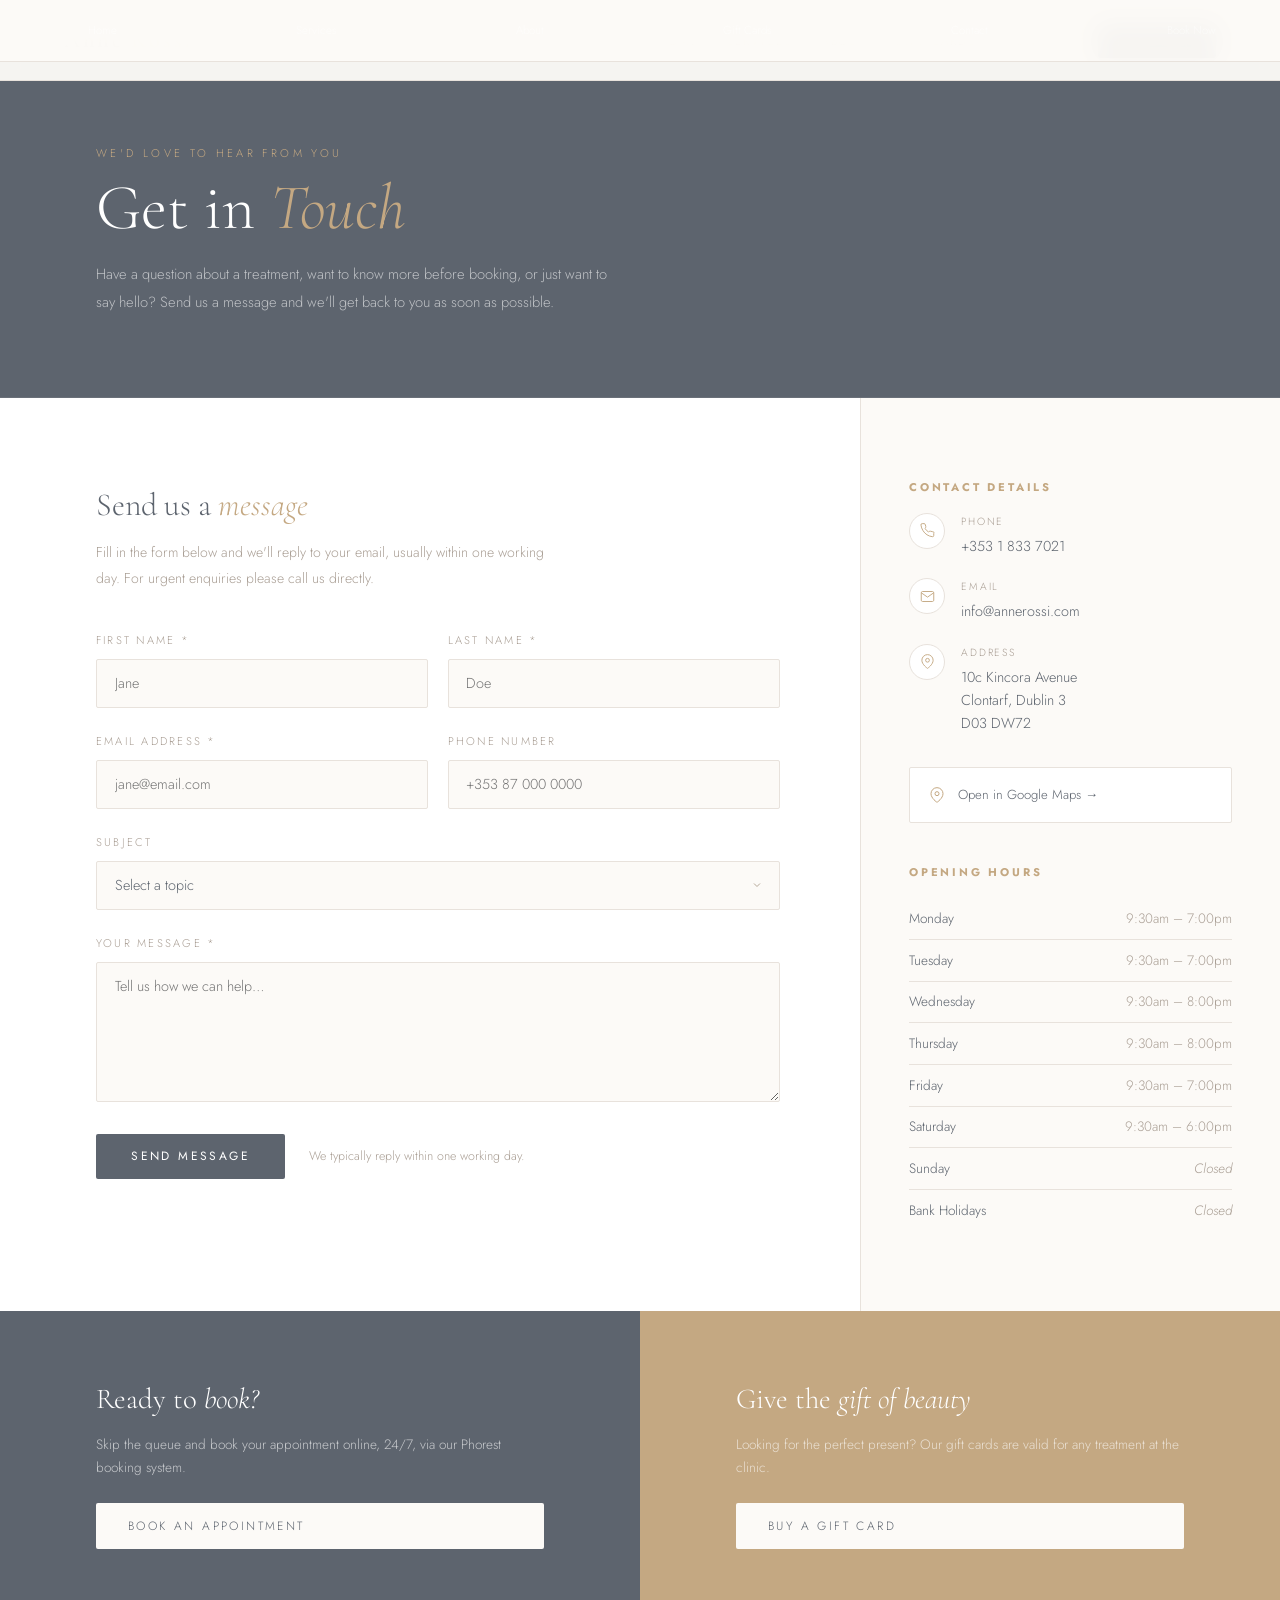
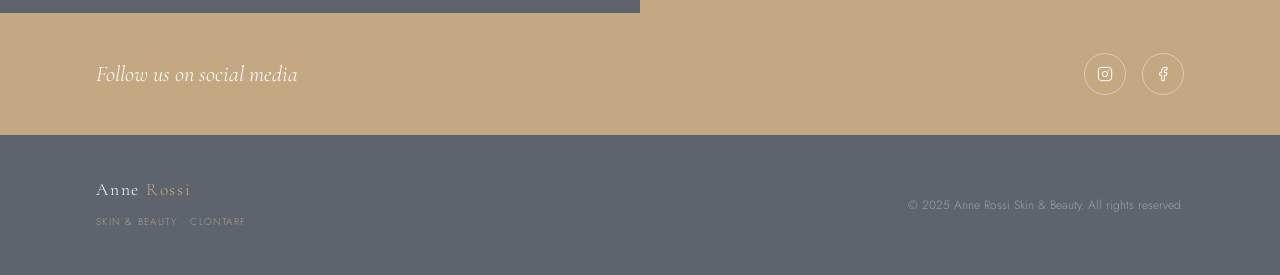
<file: contact.html>
<!DOCTYPE html>
<html lang="en">
<head>
  <meta charset="UTF-8" /><meta name="viewport" content="width=device-width,initial-scale=1.0" />
  <title>Contact – Anne Rossi Skin & Beauty</title>
  <link rel="preconnect" href="https://fonts.googleapis.com" />
  <link rel="preconnect" href="https://fonts.gstatic.com" crossorigin />
  <link href="https://fonts.googleapis.com/css2?family=Cormorant+Garamond:ital,wght@0,300;0,400;0,500;1,300;1,400&family=Jost:wght@300;400;500&display=swap" rel="stylesheet" />
  <link rel="stylesheet" href="styles.css" />
  <style>
    .contact-layout { display:grid; grid-template-columns:1fr 420px; gap:0; }

    /* FORM PANEL */
    .form-panel { padding:5rem 5rem 5rem 6rem; background:var(--white); }
    .form-panel h2 { font-family:var(--serif); font-size:2rem; font-weight:300; color:var(--dark); margin-bottom:.4rem; }
    .form-panel h2 em { font-style:italic; color:var(--accent); }
    .form-panel .sub { font-size:.88rem; color:var(--taupe); line-height:1.85; margin-bottom:2.5rem; max-width:460px; }

    .form-row { display:grid; grid-template-columns:1fr 1fr; gap:1.2rem; }
    .form-group { margin-bottom:1.5rem; }
    .form-group label { display:block; font-size:.7rem; letter-spacing:.2em; text-transform:uppercase; color:var(--taupe); margin-bottom:.55rem; }
    .form-group input,
    .form-group textarea,
    .form-group select {
      width:100%; padding:.85rem 1.1rem;
      border:1px solid var(--sand); border-radius:2px;
      background:var(--cream); color:var(--dark);
      font-family:var(--sans); font-size:.9rem; font-weight:300;
      transition:border-color .2s, background .2s;
      outline:none; appearance:none;
    }
    .form-group input:focus,
    .form-group textarea:focus,
    .form-group select:focus { border-color:var(--accent); background:var(--white); }
    .form-group textarea { resize:vertical; min-height:140px; }
    .form-group select { background-image:url("data:image/svg+xml,%3Csvg xmlns='http://www.w3.org/2000/svg' width='12' height='12' viewBox='0 0 24 24' fill='none' stroke='%23b5a898' stroke-width='2'%3E%3Cpolyline points='6 9 12 15 18 9'/%3E%3C/svg%3E"); background-repeat:no-repeat; background-position:right 1rem center; padding-right:2.5rem; cursor:pointer; }

    .form-submit { display:flex; align-items:center; gap:1.5rem; margin-top:.5rem; flex-wrap:wrap; }
    .form-note { font-size:.78rem; color:var(--taupe); }

    /* Success / Error states */
    .form-success { display:none; background:var(--warm); border:1px solid var(--sand); border-left:3px solid var(--accent); padding:1.5rem 1.8rem; border-radius:2px; margin-top:1.5rem; }
    .form-success h3 { font-family:var(--serif); font-size:1.2rem; color:var(--dark); margin-bottom:.4rem; }
    .form-success p { font-size:.85rem; color:var(--taupe); }
    .form-error { display:none; background:#fef5f5; border-left:3px solid #c0595a; padding:1rem 1.5rem; border-radius:2px; margin-top:1rem; font-size:.85rem; color:#8c3a3b; }

    /* INFO PANEL */
    .side-panel { background:var(--warm); padding:5rem 3rem; border-left:1px solid var(--sand); }
    .info-block { margin-bottom:2.5rem; }
    .info-block h4 { font-size:.7rem; letter-spacing:.25em; text-transform:uppercase; color:var(--accent); margin-bottom:1rem; }
    .info-item { display:flex; gap:1rem; align-items:flex-start; margin-bottom:1.3rem; }
    .info-icon { width:36px; height:36px; flex-shrink:0; border:1px solid var(--sand); border-radius:50%; display:flex; align-items:center; justify-content:center; color:var(--accent); background:var(--white); }
    .info-label { font-size:.65rem; letter-spacing:.18em; text-transform:uppercase; color:var(--taupe); margin-bottom:.25rem; }
    .info-value { font-size:.9rem; color:var(--dark); line-height:1.6; }
    .info-value a { color:var(--dark); text-decoration:none; }
    .info-value a:hover { color:var(--accent); }

    .hours-mini { margin-top:2.5rem; }
    .hours-mini h4 { font-size:.7rem; letter-spacing:.25em; text-transform:uppercase; color:var(--accent); margin-bottom:1rem; }
    .h-row { display:flex; justify-content:space-between; padding:.55rem 0; border-bottom:1px solid var(--sand); font-size:.85rem; }
    .h-row:last-child { border:none; }
    .h-day { color:var(--dark); }
    .h-time { color:var(--taupe); }
    .h-closed { color:var(--taupe); font-style:italic; }

    .map-link { display:flex; align-items:center; gap:.8rem; margin-top:2rem; padding:1rem 1.2rem; background:var(--white); border:1px solid var(--sand); border-radius:2px; text-decoration:none; color:var(--dark); font-size:.82rem; transition:border-color .2s, color .2s; }
    .map-link:hover { border-color:var(--accent); color:var(--accent); }
    .map-link svg { color:var(--accent); flex-shrink:0; }

    /* BOOK BAND */
    .book-band { display:grid; grid-template-columns:1fr 1fr; }
    .book-side { padding:4rem 6rem; display:flex; flex-direction:column; justify-content:center; }
    .book-side:first-child { background:var(--dark); }
    .book-side:last-child { background:var(--accent); }
    .book-side h3 { font-family:var(--serif); font-size:1.8rem; font-weight:300; color:var(--white); margin-bottom:.6rem; }
    .book-side h3 em { font-style:italic; }
    .book-side p { font-size:.85rem; color:rgba(255,255,255,.65); margin-bottom:1.5rem; }
    .btn-cream { display:inline-block; background:var(--cream); color:var(--dark); padding:.8rem 2rem; font-family:var(--sans); font-size:.75rem; letter-spacing:.2em; text-transform:uppercase; text-decoration:none; border-radius:2px; transition:background .2s; }
    .btn-cream:hover { background:var(--white); }

    @media(max-width:960px){
      .contact-layout { grid-template-columns:1fr; }
      .form-panel { padding:3rem 1.5rem; }
      .form-row { grid-template-columns:1fr; }
      .side-panel { padding:3rem 1.5rem; border-left:none; border-top:1px solid var(--sand); }
      .book-band { grid-template-columns:1fr; }
      .book-side { padding:3rem 1.5rem; }
    }
  </style>
</head>
<body>

<div class="page-hero">
  <span class="section-label">We'd love to hear from you</span>
  <h1>Get in <em>Touch</em></h1>
  <p class="hero-sub">Have a question about a treatment, want to know more before booking, or just want to say hello? Send us a message and we'll get back to you as soon as possible.</p>
</div>

<div class="contact-layout">

  <!-- FORM -->
  <div class="form-panel">
    <h2>Send us a <em>message</em></h2>
    <p class="sub">Fill in the form below and we'll reply to your email, usually within one working day. For urgent enquiries please call us directly.</p>

    <!-- ⚠️  REPLACE the action URL with your real Formspree endpoint.
         1. Go to formspree.io and create a free account
         2. Create a new form, set the email to info@annerossi.com
         3. Copy the endpoint (e.g. https://formspree.io/f/xabc1234)
         4. Replace the placeholder below -->
    <form id="contactForm" action="https://formspree.io/f/REPLACE_WITH_REAL_ID" method="POST" novalidate>
      <div class="form-row">
        <div class="form-group">
          <label for="firstName">First Name *</label>
          <input type="text" id="firstName" name="firstName" required placeholder="Jane" />
        </div>
        <div class="form-group">
          <label for="lastName">Last Name *</label>
          <input type="text" id="lastName" name="lastName" required placeholder="Doe" />
        </div>
      </div>

      <div class="form-row">
        <div class="form-group">
          <label for="email">Email Address *</label>
          <input type="email" id="email" name="email" required placeholder="jane@email.com" />
        </div>
        <div class="form-group">
          <label for="phone">Phone Number</label>
          <input type="tel" id="phone" name="phone" placeholder="+353 87 000 0000" />
        </div>
      </div>

      <div class="form-group">
        <label for="subject">Subject</label>
        <select id="subject" name="subject">
          <option value="">Select a topic</option>
          <option>General enquiry</option>
          <option>Treatment information</option>
          <option>Booking / appointment</option>
          <option>Gift cards</option>
          <option>Prices & packages</option>
          <option>Other</option>
        </select>
      </div>

      <div class="form-group">
        <label for="message">Your Message *</label>
        <textarea id="message" name="message" required placeholder="Tell us how we can help…"></textarea>
      </div>

      <!-- Honeypot anti-spam -->
      <input type="text" name="_gotcha" style="display:none" />
      <input type="hidden" name="_subject" value="New enquiry from annerossi.com" />

      <div class="form-submit">
        <button type="submit" class="btn-primary" id="submitBtn">Send Message</button>
        <p class="form-note">We typically reply within one working day.</p>
      </div>

      <div class="form-success" id="formSuccess">
        <h3>Message sent!</h3>
        <p>Thank you for getting in touch. We'll reply to <span id="successEmail"></span> as soon as possible.</p>
      </div>
      <div class="form-error" id="formError">
        Something went wrong — please try again or email us directly at <a href="mailto:info@annerossi.com">info@annerossi.com</a>.
      </div>
    </form>
  </div>

  <!-- SIDE INFO -->
  <div class="side-panel">
    <div class="info-block">
      <h4>Contact Details</h4>
      <div class="info-item">
        <div class="info-icon">
          <svg width="15" height="15" viewBox="0 0 24 24" fill="none" stroke="currentColor" stroke-width="1.5"><path d="M22 16.92v3a2 2 0 0 1-2.18 2 19.79 19.79 0 0 1-8.63-3.07A19.5 19.5 0 0 1 4.69 12 19.79 19.79 0 0 1 1.58 3.41 2 2 0 0 1 3.54 1h3a2 2 0 0 1 2 1.72c.127.96.361 1.903.7 2.81a2 2 0 0 1-.45 2.11L7.91 8.49a16 16 0 0 0 6 6l.87-.87a2 2 0 0 1 2.11-.45c.907.339 1.85.573 2.81.7A2 2 0 0 1 22 16.92z"/></svg>
        </div>
        <div>
          <p class="info-label">Phone</p>
          <p class="info-value"><a href="tel:+35318337021">+353 1 833 7021</a></p>
        </div>
      </div>
      <div class="info-item">
        <div class="info-icon">
          <svg width="15" height="15" viewBox="0 0 24 24" fill="none" stroke="currentColor" stroke-width="1.5"><path d="M4 4h16c1.1 0 2 .9 2 2v12c0 1.1-.9 2-2 2H4c-1.1 0-2-.9-2-2V6c0-1.1.9-2 2-2z"/><polyline points="22,6 12,13 2,6"/></svg>
        </div>
        <div>
          <p class="info-label">Email</p>
          <p class="info-value"><a href="mailto:info@annerossi.com">info@annerossi.com</a></p>
        </div>
      </div>
      <div class="info-item">
        <div class="info-icon">
          <svg width="15" height="15" viewBox="0 0 24 24" fill="none" stroke="currentColor" stroke-width="1.5"><path d="M21 10c0 7-9 13-9 13s-9-6-9-13a9 9 0 0 1 18 0z"/><circle cx="12" cy="10" r="3"/></svg>
        </div>
        <div>
          <p class="info-label">Address</p>
          <p class="info-value">10c Kincora Avenue<br>Clontarf, Dublin 3<br>D03 DW72</p>
        </div>
      </div>
      <a href="https://maps.google.com/?q=10c+Kincora+Avenue+Clontarf+Dublin+3" target="_blank" class="map-link">
        <svg width="16" height="16" viewBox="0 0 24 24" fill="none" stroke="currentColor" stroke-width="1.5"><path d="M21 10c0 7-9 13-9 13s-9-6-9-13a9 9 0 0 1 18 0z"/><circle cx="12" cy="10" r="3"/></svg>
        Open in Google Maps →
      </a>
    </div>

    <div class="hours-mini">
      <h4>Opening Hours</h4>
      <div class="h-row"><span class="h-day">Monday</span><span class="h-time">9:30am – 7:00pm</span></div>
      <div class="h-row"><span class="h-day">Tuesday</span><span class="h-time">9:30am – 7:00pm</span></div>
      <div class="h-row"><span class="h-day">Wednesday</span><span class="h-time">9:30am – 8:00pm</span></div>
      <div class="h-row"><span class="h-day">Thursday</span><span class="h-time">9:30am – 8:00pm</span></div>
      <div class="h-row"><span class="h-day">Friday</span><span class="h-time">9:30am – 7:00pm</span></div>
      <div class="h-row"><span class="h-day">Saturday</span><span class="h-time">9:30am – 6:00pm</span></div>
      <div class="h-row"><span class="h-day">Sunday</span><span class="h-closed">Closed</span></div>
      <div class="h-row"><span class="h-day">Bank Holidays</span><span class="h-closed">Closed</span></div>
    </div>
  </div>
</div>

<!-- BOOK BAND -->
<div class="book-band">
  <div class="book-side">
    <h3>Ready to <em>book?</em></h3>
    <p>Skip the queue and book your appointment online, 24/7, via our Phorest booking system.</p>
    <a href="https://phorest.com/book/salons/annerossi" target="_blank" class="btn-cream">Book an Appointment</a>
  </div>
  <div class="book-side">
    <h3>Give the <em>gift of beauty</em></h3>
    <p>Looking for the perfect present? Our gift cards are valid for any treatment at the clinic.</p>
    <a href="shop.html" class="btn-cream">Buy a Gift Card</a>
  </div>
</div>

<script src="shared.js"></script>
<script>
  const form = document.getElementById('contactForm');
  const btn  = document.getElementById('submitBtn');
  const ok   = document.getElementById('formSuccess');
  const err  = document.getElementById('formError');

  form.addEventListener('submit', async (e) => {
    e.preventDefault();
    ok.style.display = 'none';
    err.style.display = 'none';

    // Basic validation
    const required = form.querySelectorAll('[required]');
    let valid = true;
    required.forEach(f => {
      f.style.borderColor = '';
      if(!f.value.trim()){ f.style.borderColor='#c0595a'; valid=false; }
    });
    if(!valid) return;

    btn.textContent = 'Sending…';
    btn.disabled = true;

    try {
      const data = new FormData(form);
      const res  = await fetch(form.action, {
        method:'POST', body:data, headers:{'Accept':'application/json'}
      });
      if(res.ok){
        document.getElementById('successEmail').textContent = form.querySelector('#email').value;
        ok.style.display = 'block';
        form.reset();
      } else {
        throw new Error();
      }
    } catch {
      err.style.display = 'block';
    } finally {
      btn.textContent = 'Send Message';
      btn.disabled = false;
    }
  });
</script>
</body>
</html>
</file>
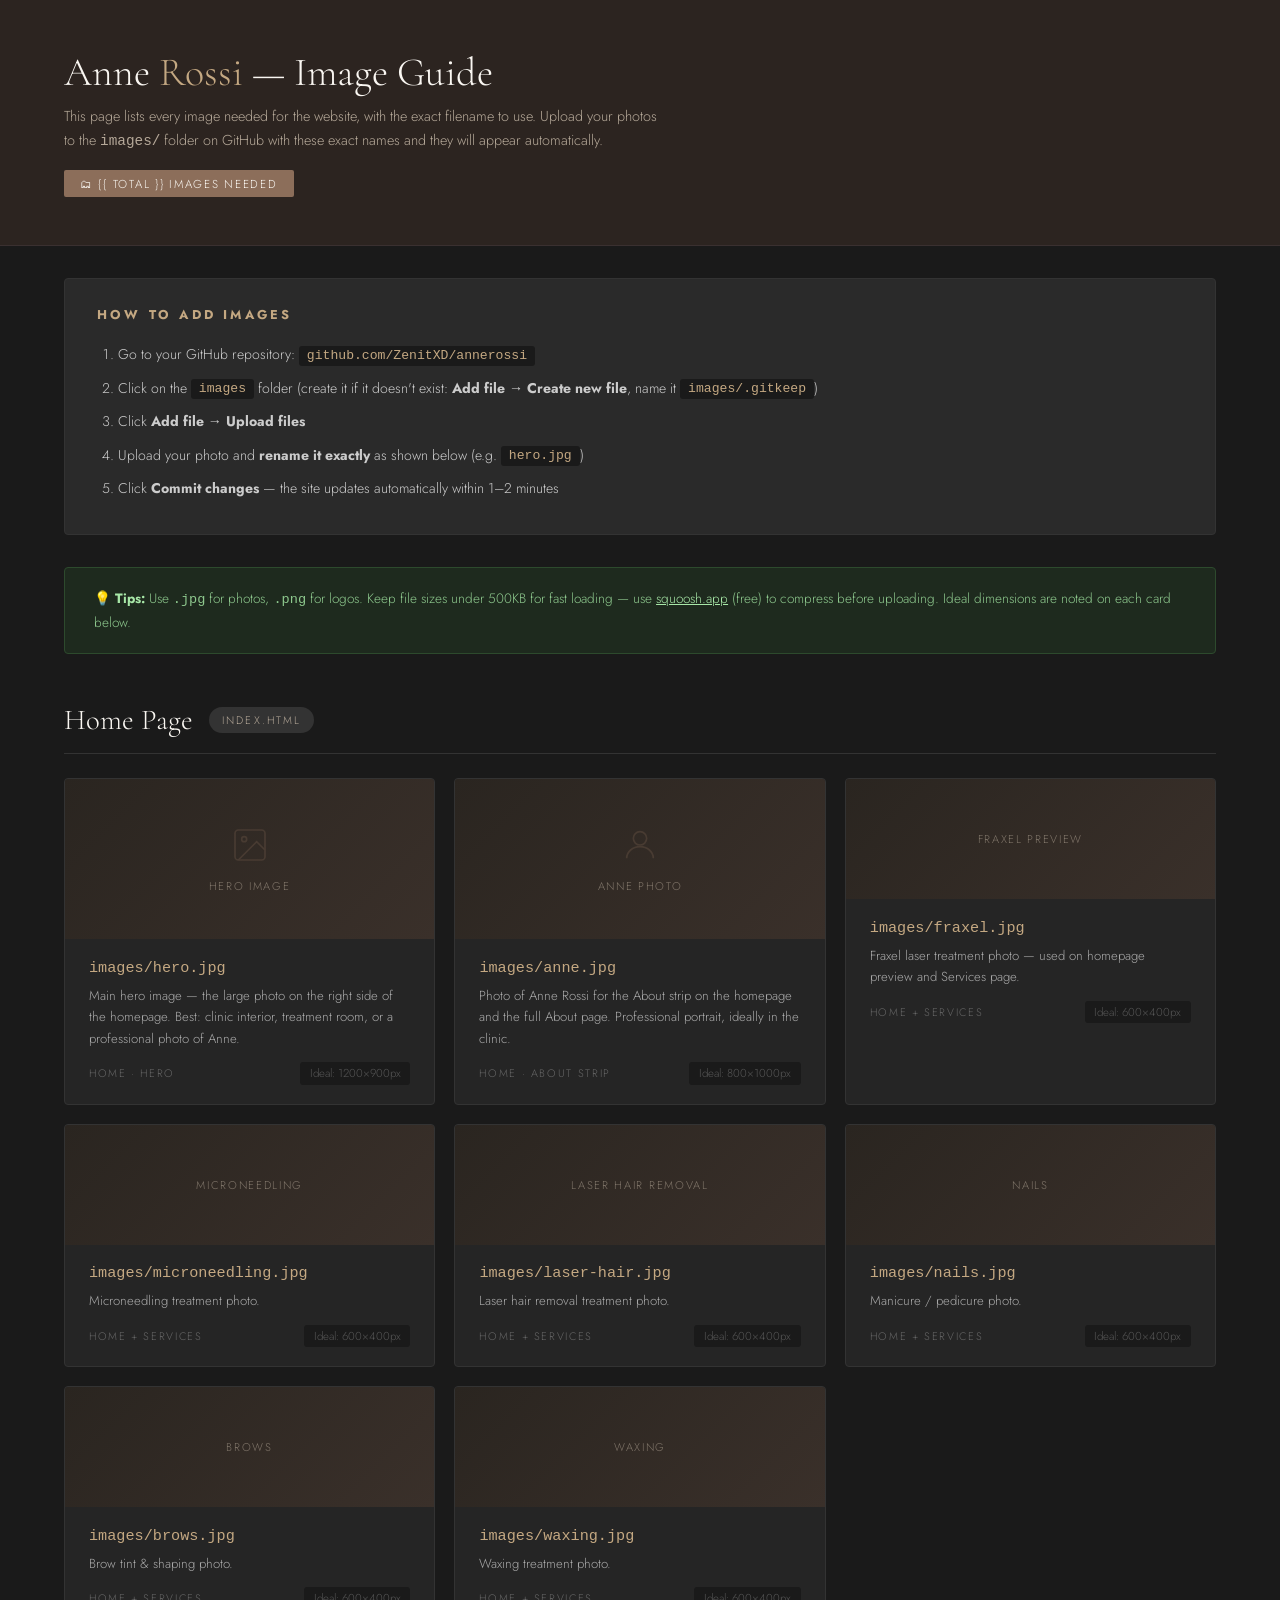
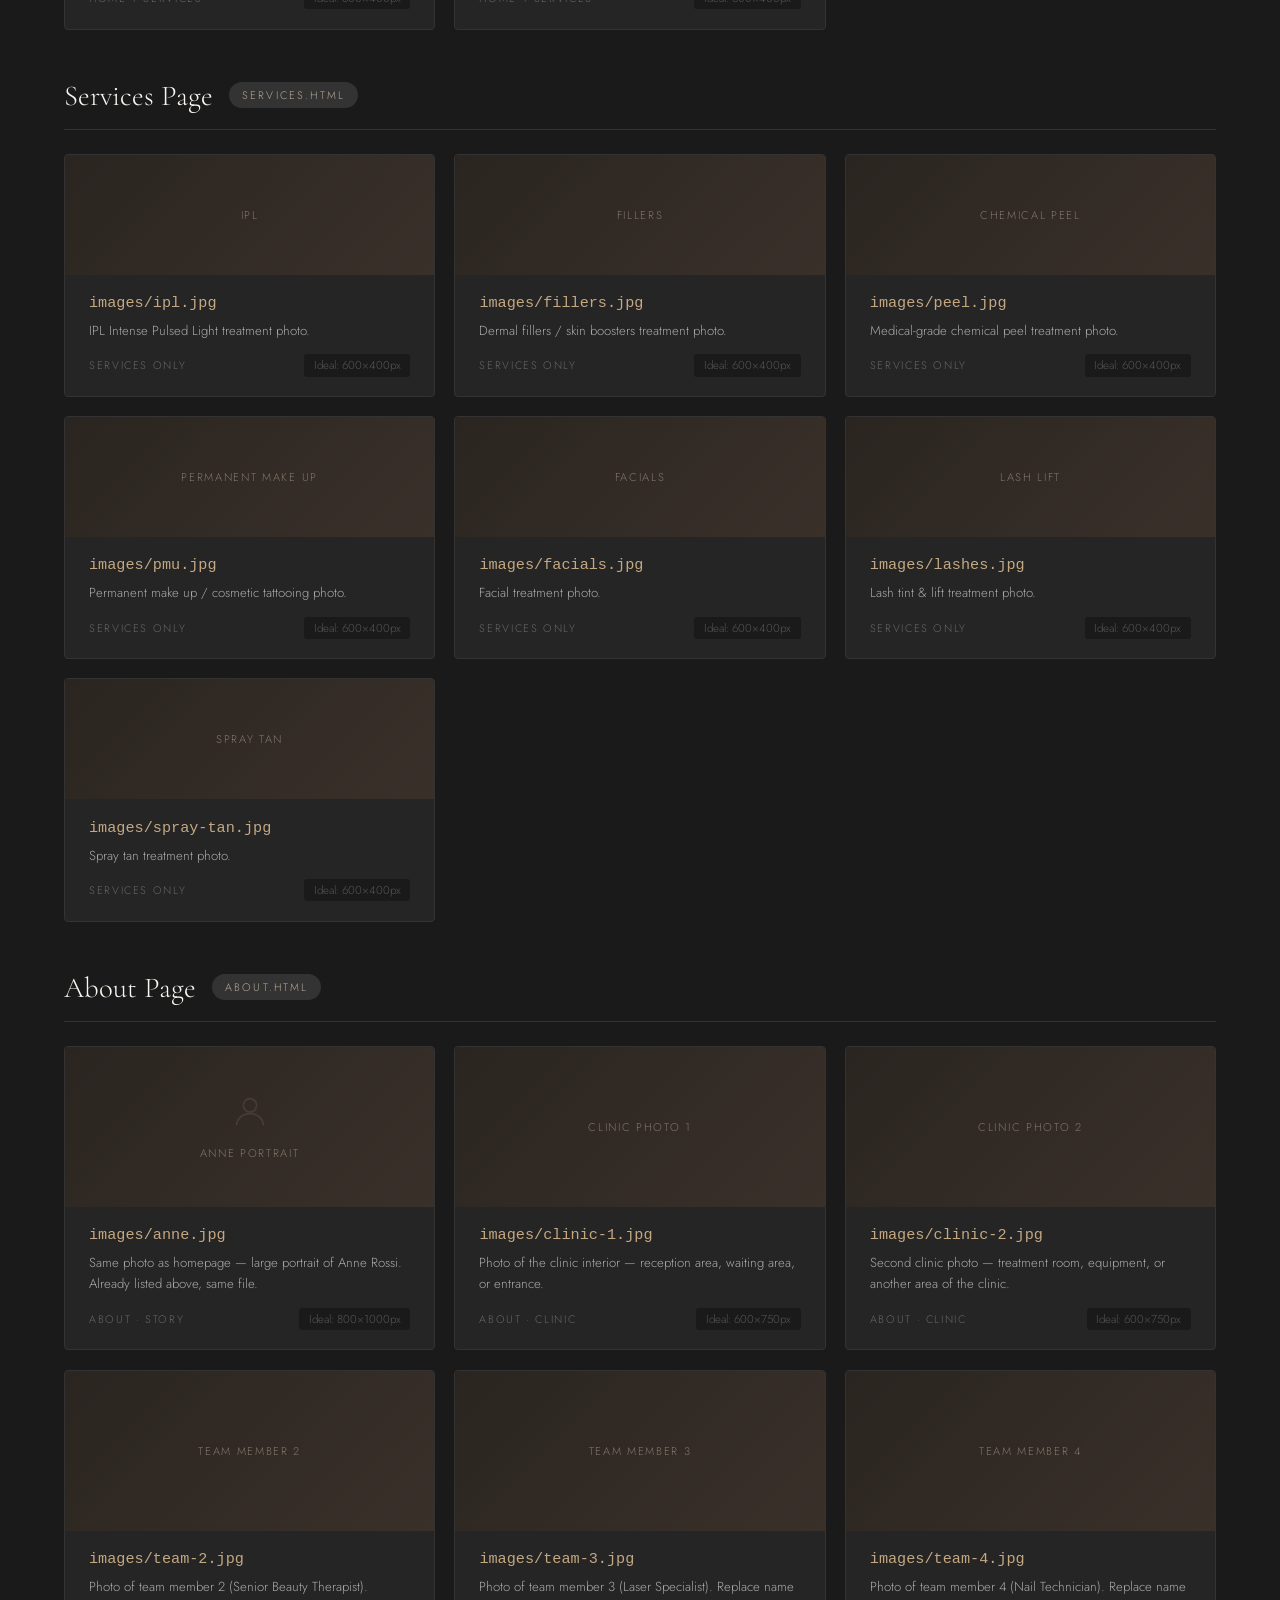
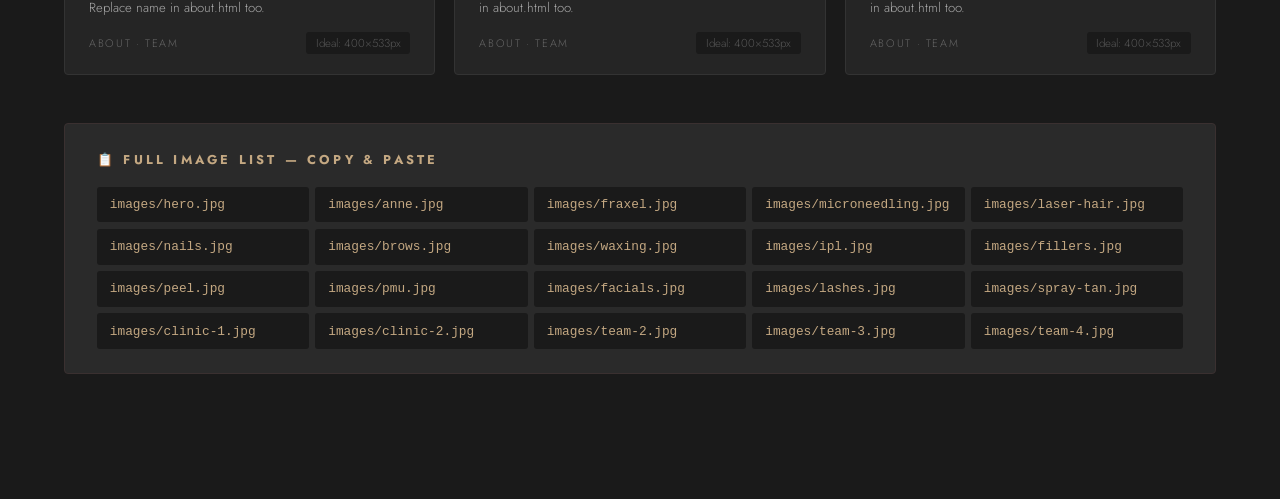
<file: image-guide.html>
<!DOCTYPE html>
<html lang="en">
<head>
  <meta charset="UTF-8" /><meta name="viewport" content="width=device-width,initial-scale=1.0" />
  <title>Image Guide – Anne Rossi Website</title>
  <link href="https://fonts.googleapis.com/css2?family=Cormorant+Garamond:ital,wght@0,300;0,400;1,400&family=Jost:wght@300;400;500&display=swap" rel="stylesheet" />
  <style>
    *{box-sizing:border-box;margin:0;padding:0}
    :root{--cream:#faf7f2;--warm:#f0ebe1;--sand:#d9cfc0;--taupe:#b5a898;--dark:#2c2420;--accent:#8c6e5a;--accent2:#c4a882}
    body{background:#1a1a1a;color:#eee;font-family:'Jost',sans-serif;font-weight:300;padding:0 0 6rem}

    header{background:var(--dark);padding:3rem 4rem;border-bottom:1px solid #3a3030}
    header h1{font-family:'Cormorant Garamond',serif;font-size:2.5rem;font-weight:300;color:var(--cream)}
    header h1 span{color:var(--accent2)}
    header p{font-size:.9rem;color:var(--taupe);margin-top:.5rem;line-height:1.7;max-width:600px}
    .badge{display:inline-block;margin-top:1rem;background:var(--accent);color:var(--cream);padding:.35rem 1rem;font-size:.72rem;letter-spacing:.15em;text-transform:uppercase;border-radius:2px}

    .instructions{background:#2a2a2a;border:1px solid #333;border-radius:4px;padding:1.5rem 2rem;margin:2rem 4rem;line-height:1.8}
    .instructions h2{font-size:.8rem;letter-spacing:.25em;text-transform:uppercase;color:var(--accent2);margin-bottom:1rem}
    .instructions ol{padding-left:1.3rem}
    .instructions li{font-size:.88rem;color:#ccc;margin-bottom:.5rem}
    .instructions code{background:#1a1a1a;padding:.15rem .5rem;border-radius:3px;font-size:.82rem;color:var(--accent2);font-family:monospace}

    .page-section{margin:3rem 4rem 0}
    .page-label{display:flex;align-items:center;gap:1rem;margin-bottom:1.5rem;padding-bottom:1rem;border-bottom:1px solid #333}
    .page-label h2{font-family:'Cormorant Garamond',serif;font-size:1.8rem;font-weight:300;color:var(--cream)}
    .page-pill{font-size:.68rem;letter-spacing:.2em;text-transform:uppercase;background:#333;color:var(--taupe);padding:.3rem .8rem;border-radius:20px}

    .img-grid{display:grid;grid-template-columns:repeat(auto-fill,minmax(280px,1fr));gap:1.2rem}
    .img-card{background:#252525;border:1px solid #333;border-radius:4px;overflow:hidden;transition:border-color .2s}
    .img-card:hover{border-color:var(--accent)}
    .img-card.done{border-color:#4a7a4a}
    .img-card.done .card-status{background:#2d5a2d;color:#8ec98e}
    .placeholder-box{background:linear-gradient(135deg,#2a2520,#3a302a);display:flex;flex-direction:column;align-items:center;justify-content:center;gap:.8rem;padding:2rem 1rem}
    .placeholder-box svg{opacity:.25}
    .placeholder-box span{font-size:.7rem;letter-spacing:.15em;text-transform:uppercase;color:var(--taupe);opacity:.6}
    .card-body{padding:1.2rem 1.5rem}
    .card-filename{font-family:monospace;font-size:.95rem;color:var(--accent2);margin-bottom:.5rem;word-break:break-all}
    .card-desc{font-size:.82rem;color:#aaa;line-height:1.65;margin-bottom:.8rem}
    .card-meta{display:flex;justify-content:space-between;align-items:center;flex-wrap:wrap;gap:.5rem}
    .card-page{font-size:.68rem;letter-spacing:.15em;text-transform:uppercase;color:#666}
    .card-size{font-size:.72rem;color:#555;background:#1a1a1a;padding:.2rem .6rem;border-radius:3px}
    .card-status{font-size:.68rem;letter-spacing:.12em;text-transform:uppercase;padding:.25rem .7rem;border-radius:20px;background:#333;color:#666}

    /* actual image preview if exists */
    .img-card img.preview{width:100%;height:160px;object-fit:cover;display:block}

    .tip-box{background:#1e2a1e;border:1px solid #2d4a2d;border-radius:4px;padding:1.2rem 1.8rem;margin:2rem 4rem 0;font-size:.85rem;color:#8ec98e;line-height:1.7}
    .tip-box strong{color:#a8e8a8}

    @media(max-width:700px){
      header,.instructions,.page-section,.tip-box{padding-left:1.5rem;padding-right:1.5rem}
      header{padding-top:2rem;padding-bottom:2rem}
      .page-section{margin-left:1.5rem;margin-right:1.5rem}
    }
  </style>
</head>
<body>

<header>
  <h1>Anne <span>Rossi</span> — Image Guide</h1>
  <p>This page lists every image needed for the website, with the exact filename to use. Upload your photos to the <code>images/</code> folder on GitHub with these exact names and they will appear automatically.</p>
  <span class="badge">🗂 {{ total }} images needed</span>
</header>

<div class="instructions">
  <h2>How to add images</h2>
  <ol>
    <li>Go to your GitHub repository: <code>github.com/ZenitXD/annerossi</code></li>
    <li>Click on the <code>images</code> folder (create it if it doesn't exist: <strong>Add file → Create new file</strong>, name it <code>images/.gitkeep</code>)</li>
    <li>Click <strong>Add file → Upload files</strong></li>
    <li>Upload your photo and <strong>rename it exactly</strong> as shown below (e.g. <code>hero.jpg</code>)</li>
    <li>Click <strong>Commit changes</strong> — the site updates automatically within 1–2 minutes</li>
  </ol>
</div>

<div class="tip-box">
  <strong>💡 Tips:</strong> Use <code>.jpg</code> for photos, <code>.png</code> for logos. Keep file sizes under 500KB for fast loading — use <a href="https://squoosh.app" target="_blank" style="color:#a8e8a8">squoosh.app</a> (free) to compress before uploading. Ideal dimensions are noted on each card below.
</div>

<!-- ── HOME PAGE ─────────────────────────────── -->
<div class="page-section">
  <div class="page-label">
    <h2>Home Page</h2>
    <span class="page-pill">index.html</span>
  </div>
  <div class="img-grid">

    <div class="img-card">
      <div class="placeholder-box" style="height:160px">
        <svg width="40" height="40" viewBox="0 0 24 24" fill="none" stroke="#8c6e5a" stroke-width="1"><rect x="3" y="3" width="18" height="18" rx="2"/><circle cx="8.5" cy="8.5" r="1.5"/><polyline points="21 15 16 10 5 21"/></svg>
        <span>Hero image</span>
      </div>
      <div class="card-body">
        <p class="card-filename">images/hero.jpg</p>
        <p class="card-desc">Main hero image — the large photo on the right side of the homepage. Best: clinic interior, treatment room, or a professional photo of Anne.</p>
        <div class="card-meta">
          <span class="card-page">Home · Hero</span>
          <span class="card-size">Ideal: 1200×900px</span>
        </div>
      </div>
    </div>

    <div class="img-card">
      <div class="placeholder-box" style="height:160px">
        <svg width="40" height="40" viewBox="0 0 24 24" fill="none" stroke="#8c6e5a" stroke-width="1"><circle cx="12" cy="8" r="4"/><path d="M4 20c0-4 3.6-7 8-7s8 3 8 7"/></svg>
        <span>Anne photo</span>
      </div>
      <div class="card-body">
        <p class="card-filename">images/anne.jpg</p>
        <p class="card-desc">Photo of Anne Rossi for the About strip on the homepage and the full About page. Professional portrait, ideally in the clinic.</p>
        <div class="card-meta">
          <span class="card-page">Home · About strip</span>
          <span class="card-size">Ideal: 800×1000px</span>
        </div>
      </div>
    </div>

    <!-- Service previews on home -->
    <div class="img-card">
      <div class="placeholder-box" style="height:120px"><span>Fraxel preview</span></div>
      <div class="card-body">
        <p class="card-filename">images/fraxel.jpg</p>
        <p class="card-desc">Fraxel laser treatment photo — used on homepage preview and Services page.</p>
        <div class="card-meta"><span class="card-page">Home + Services</span><span class="card-size">Ideal: 600×400px</span></div>
      </div>
    </div>

    <div class="img-card">
      <div class="placeholder-box" style="height:120px"><span>Microneedling</span></div>
      <div class="card-body">
        <p class="card-filename">images/microneedling.jpg</p>
        <p class="card-desc">Microneedling treatment photo.</p>
        <div class="card-meta"><span class="card-page">Home + Services</span><span class="card-size">Ideal: 600×400px</span></div>
      </div>
    </div>

    <div class="img-card">
      <div class="placeholder-box" style="height:120px"><span>Laser hair removal</span></div>
      <div class="card-body">
        <p class="card-filename">images/laser-hair.jpg</p>
        <p class="card-desc">Laser hair removal treatment photo.</p>
        <div class="card-meta"><span class="card-page">Home + Services</span><span class="card-size">Ideal: 600×400px</span></div>
      </div>
    </div>

    <div class="img-card">
      <div class="placeholder-box" style="height:120px"><span>Nails</span></div>
      <div class="card-body">
        <p class="card-filename">images/nails.jpg</p>
        <p class="card-desc">Manicure / pedicure photo.</p>
        <div class="card-meta"><span class="card-page">Home + Services</span><span class="card-size">Ideal: 600×400px</span></div>
      </div>
    </div>

    <div class="img-card">
      <div class="placeholder-box" style="height:120px"><span>Brows</span></div>
      <div class="card-body">
        <p class="card-filename">images/brows.jpg</p>
        <p class="card-desc">Brow tint & shaping photo.</p>
        <div class="card-meta"><span class="card-page">Home + Services</span><span class="card-size">Ideal: 600×400px</span></div>
      </div>
    </div>

    <div class="img-card">
      <div class="placeholder-box" style="height:120px"><span>Waxing</span></div>
      <div class="card-body">
        <p class="card-filename">images/waxing.jpg</p>
        <p class="card-desc">Waxing treatment photo.</p>
        <div class="card-meta"><span class="card-page">Home + Services</span><span class="card-size">Ideal: 600×400px</span></div>
      </div>
    </div>

  </div>
</div>

<!-- ── SERVICES PAGE ─────────────────────────── -->
<div class="page-section" style="margin-top:3rem">
  <div class="page-label">
    <h2>Services Page</h2>
    <span class="page-pill">services.html</span>
  </div>
  <div class="img-grid">

    <div class="img-card">
      <div class="placeholder-box" style="height:120px"><span>IPL</span></div>
      <div class="card-body">
        <p class="card-filename">images/ipl.jpg</p>
        <p class="card-desc">IPL Intense Pulsed Light treatment photo.</p>
        <div class="card-meta"><span class="card-page">Services only</span><span class="card-size">Ideal: 600×400px</span></div>
      </div>
    </div>

    <div class="img-card">
      <div class="placeholder-box" style="height:120px"><span>Fillers</span></div>
      <div class="card-body">
        <p class="card-filename">images/fillers.jpg</p>
        <p class="card-desc">Dermal fillers / skin boosters treatment photo.</p>
        <div class="card-meta"><span class="card-page">Services only</span><span class="card-size">Ideal: 600×400px</span></div>
      </div>
    </div>

    <div class="img-card">
      <div class="placeholder-box" style="height:120px"><span>Chemical peel</span></div>
      <div class="card-body">
        <p class="card-filename">images/peel.jpg</p>
        <p class="card-desc">Medical-grade chemical peel treatment photo.</p>
        <div class="card-meta"><span class="card-page">Services only</span><span class="card-size">Ideal: 600×400px</span></div>
      </div>
    </div>

    <div class="img-card">
      <div class="placeholder-box" style="height:120px"><span>Permanent make up</span></div>
      <div class="card-body">
        <p class="card-filename">images/pmu.jpg</p>
        <p class="card-desc">Permanent make up / cosmetic tattooing photo.</p>
        <div class="card-meta"><span class="card-page">Services only</span><span class="card-size">Ideal: 600×400px</span></div>
      </div>
    </div>

    <div class="img-card">
      <div class="placeholder-box" style="height:120px"><span>Facials</span></div>
      <div class="card-body">
        <p class="card-filename">images/facials.jpg</p>
        <p class="card-desc">Facial treatment photo.</p>
        <div class="card-meta"><span class="card-page">Services only</span><span class="card-size">Ideal: 600×400px</span></div>
      </div>
    </div>

    <div class="img-card">
      <div class="placeholder-box" style="height:120px"><span>Lash lift</span></div>
      <div class="card-body">
        <p class="card-filename">images/lashes.jpg</p>
        <p class="card-desc">Lash tint & lift treatment photo.</p>
        <div class="card-meta"><span class="card-page">Services only</span><span class="card-size">Ideal: 600×400px</span></div>
      </div>
    </div>

    <div class="img-card">
      <div class="placeholder-box" style="height:120px"><span>Spray tan</span></div>
      <div class="card-body">
        <p class="card-filename">images/spray-tan.jpg</p>
        <p class="card-desc">Spray tan treatment photo.</p>
        <div class="card-meta"><span class="card-page">Services only</span><span class="card-size">Ideal: 600×400px</span></div>
      </div>
    </div>

  </div>
</div>

<!-- ── ABOUT PAGE ─────────────────────────────── -->
<div class="page-section" style="margin-top:3rem">
  <div class="page-label">
    <h2>About Page</h2>
    <span class="page-pill">about.html</span>
  </div>
  <div class="img-grid">

    <div class="img-card">
      <div class="placeholder-box" style="height:160px">
        <svg width="40" height="40" viewBox="0 0 24 24" fill="none" stroke="#8c6e5a" stroke-width="1"><circle cx="12" cy="8" r="4"/><path d="M4 20c0-4 3.6-7 8-7s8 3 8 7"/></svg>
        <span>Anne portrait</span>
      </div>
      <div class="card-body">
        <p class="card-filename">images/anne.jpg</p>
        <p class="card-desc">Same photo as homepage — large portrait of Anne Rossi. Already listed above, same file.</p>
        <div class="card-meta"><span class="card-page">About · Story</span><span class="card-size">Ideal: 800×1000px</span></div>
      </div>
    </div>

    <div class="img-card">
      <div class="placeholder-box" style="height:160px"><span>Clinic photo 1</span></div>
      <div class="card-body">
        <p class="card-filename">images/clinic-1.jpg</p>
        <p class="card-desc">Photo of the clinic interior — reception area, waiting area, or entrance.</p>
        <div class="card-meta"><span class="card-page">About · Clinic</span><span class="card-size">Ideal: 600×750px</span></div>
      </div>
    </div>

    <div class="img-card">
      <div class="placeholder-box" style="height:160px"><span>Clinic photo 2</span></div>
      <div class="card-body">
        <p class="card-filename">images/clinic-2.jpg</p>
        <p class="card-desc">Second clinic photo — treatment room, equipment, or another area of the clinic.</p>
        <div class="card-meta"><span class="card-page">About · Clinic</span><span class="card-size">Ideal: 600×750px</span></div>
      </div>
    </div>

    <div class="img-card">
      <div class="placeholder-box" style="height:160px"><span>Team member 2</span></div>
      <div class="card-body">
        <p class="card-filename">images/team-2.jpg</p>
        <p class="card-desc">Photo of team member 2 (Senior Beauty Therapist). Replace name in about.html too.</p>
        <div class="card-meta"><span class="card-page">About · Team</span><span class="card-size">Ideal: 400×533px</span></div>
      </div>
    </div>

    <div class="img-card">
      <div class="placeholder-box" style="height:160px"><span>Team member 3</span></div>
      <div class="card-body">
        <p class="card-filename">images/team-3.jpg</p>
        <p class="card-desc">Photo of team member 3 (Laser Specialist). Replace name in about.html too.</p>
        <div class="card-meta"><span class="card-page">About · Team</span><span class="card-size">Ideal: 400×533px</span></div>
      </div>
    </div>

    <div class="img-card">
      <div class="placeholder-box" style="height:160px"><span>Team member 4</span></div>
      <div class="card-body">
        <p class="card-filename">images/team-4.jpg</p>
        <p class="card-desc">Photo of team member 4 (Nail Technician). Replace name in about.html too.</p>
        <div class="card-meta"><span class="card-page">About · Team</span><span class="card-size">Ideal: 400×533px</span></div>
      </div>
    </div>

  </div>
</div>

<!-- SUMMARY -->
<div class="instructions" style="margin-top:3rem;border-color:#3a3030">
  <h2>📋 Full image list — copy & paste</h2>
  <div style="margin-top:1rem;display:grid;grid-template-columns:repeat(auto-fill,minmax(200px,1fr));gap:.4rem">
    <code style="display:block;padding:.4rem .8rem;background:#1a1a1a;border-radius:3px;font-size:.8rem;color:var(--accent2)">images/hero.jpg</code>
    <code style="display:block;padding:.4rem .8rem;background:#1a1a1a;border-radius:3px;font-size:.8rem;color:var(--accent2)">images/anne.jpg</code>
    <code style="display:block;padding:.4rem .8rem;background:#1a1a1a;border-radius:3px;font-size:.8rem;color:var(--accent2)">images/fraxel.jpg</code>
    <code style="display:block;padding:.4rem .8rem;background:#1a1a1a;border-radius:3px;font-size:.8rem;color:var(--accent2)">images/microneedling.jpg</code>
    <code style="display:block;padding:.4rem .8rem;background:#1a1a1a;border-radius:3px;font-size:.8rem;color:var(--accent2)">images/laser-hair.jpg</code>
    <code style="display:block;padding:.4rem .8rem;background:#1a1a1a;border-radius:3px;font-size:.8rem;color:var(--accent2)">images/nails.jpg</code>
    <code style="display:block;padding:.4rem .8rem;background:#1a1a1a;border-radius:3px;font-size:.8rem;color:var(--accent2)">images/brows.jpg</code>
    <code style="display:block;padding:.4rem .8rem;background:#1a1a1a;border-radius:3px;font-size:.8rem;color:var(--accent2)">images/waxing.jpg</code>
    <code style="display:block;padding:.4rem .8rem;background:#1a1a1a;border-radius:3px;font-size:.8rem;color:var(--accent2)">images/ipl.jpg</code>
    <code style="display:block;padding:.4rem .8rem;background:#1a1a1a;border-radius:3px;font-size:.8rem;color:var(--accent2)">images/fillers.jpg</code>
    <code style="display:block;padding:.4rem .8rem;background:#1a1a1a;border-radius:3px;font-size:.8rem;color:var(--accent2)">images/peel.jpg</code>
    <code style="display:block;padding:.4rem .8rem;background:#1a1a1a;border-radius:3px;font-size:.8rem;color:var(--accent2)">images/pmu.jpg</code>
    <code style="display:block;padding:.4rem .8rem;background:#1a1a1a;border-radius:3px;font-size:.8rem;color:var(--accent2)">images/facials.jpg</code>
    <code style="display:block;padding:.4rem .8rem;background:#1a1a1a;border-radius:3px;font-size:.8rem;color:var(--accent2)">images/lashes.jpg</code>
    <code style="display:block;padding:.4rem .8rem;background:#1a1a1a;border-radius:3px;font-size:.8rem;color:var(--accent2)">images/spray-tan.jpg</code>
    <code style="display:block;padding:.4rem .8rem;background:#1a1a1a;border-radius:3px;font-size:.8rem;color:var(--accent2)">images/clinic-1.jpg</code>
    <code style="display:block;padding:.4rem .8rem;background:#1a1a1a;border-radius:3px;font-size:.8rem;color:var(--accent2)">images/clinic-2.jpg</code>
    <code style="display:block;padding:.4rem .8rem;background:#1a1a1a;border-radius:3px;font-size:.8rem;color:var(--accent2)">images/team-2.jpg</code>
    <code style="display:block;padding:.4rem .8rem;background:#1a1a1a;border-radius:3px;font-size:.8rem;color:var(--accent2)">images/team-3.jpg</code>
    <code style="display:block;padding:.4rem .8rem;background:#1a1a1a;border-radius:3px;font-size:.8rem;color:var(--accent2)">images/team-4.jpg</code>
  </div>
</div>

</body>
</html>
</file>
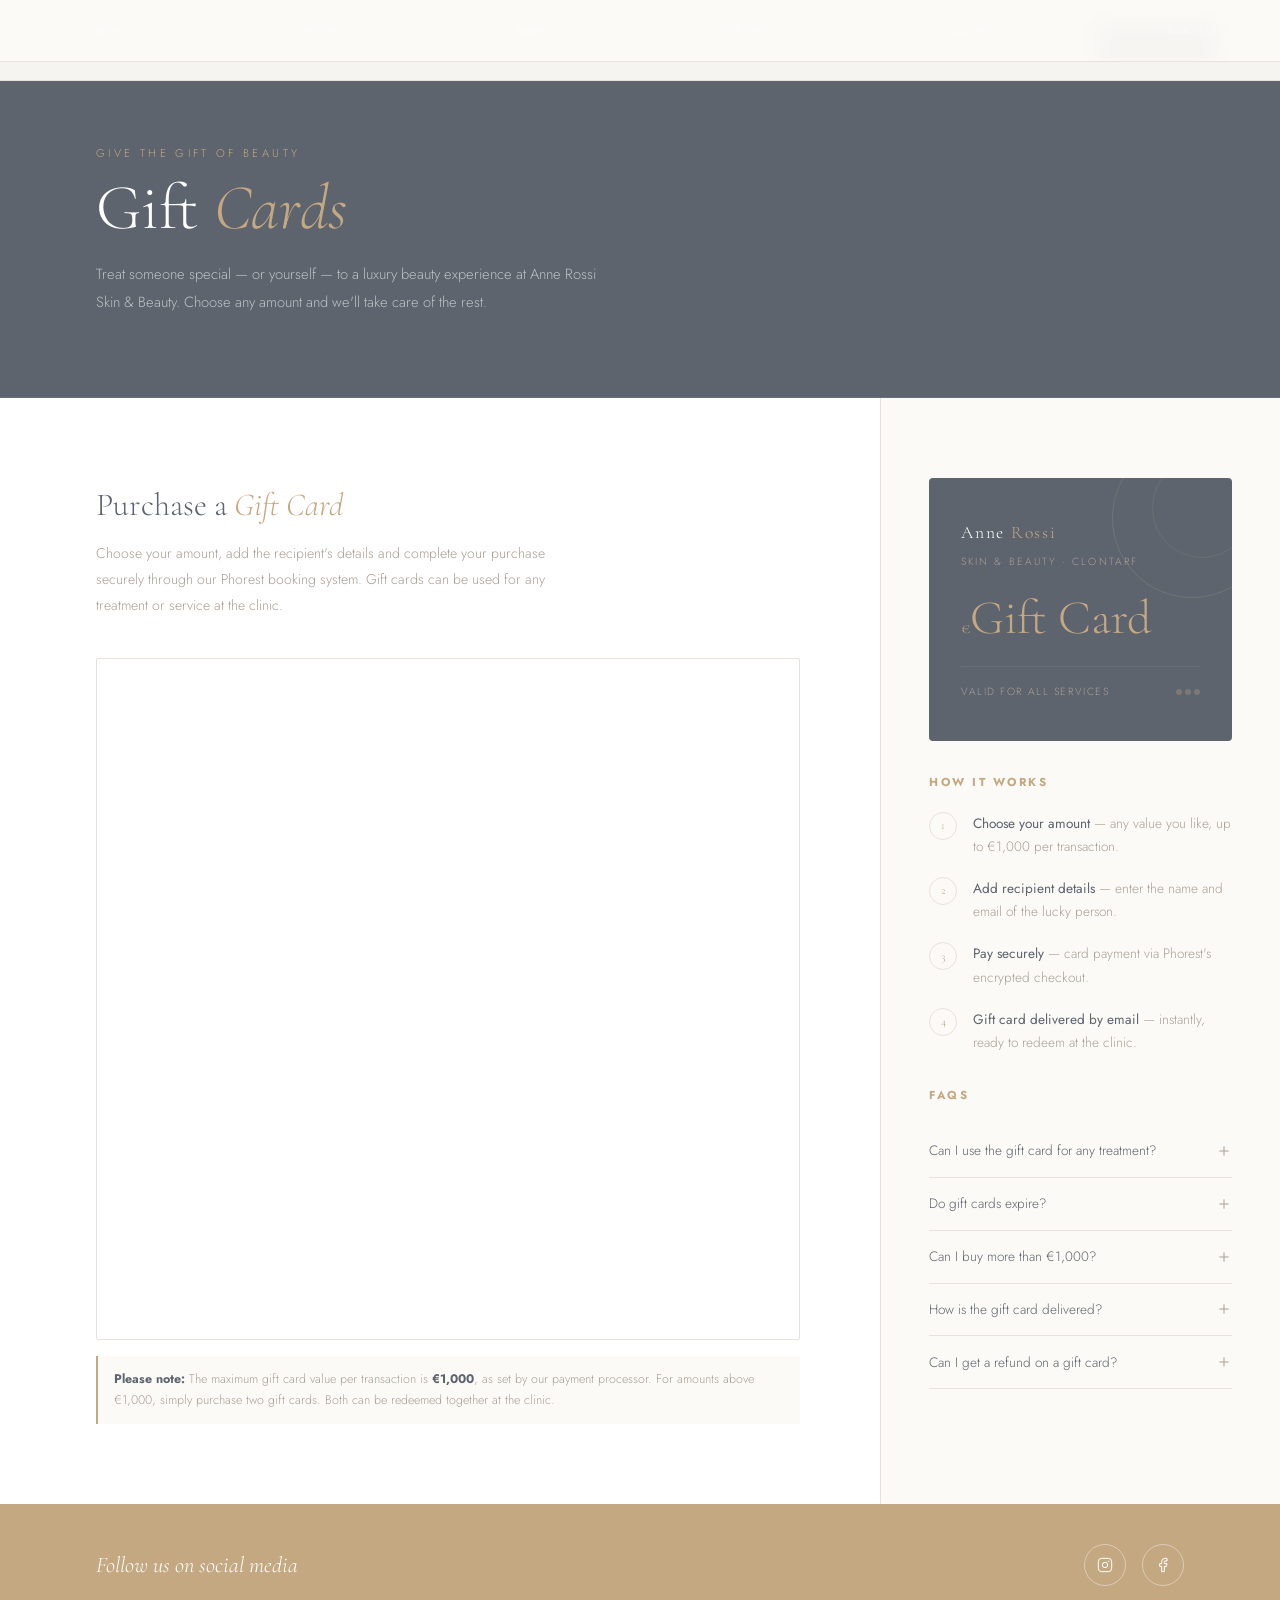
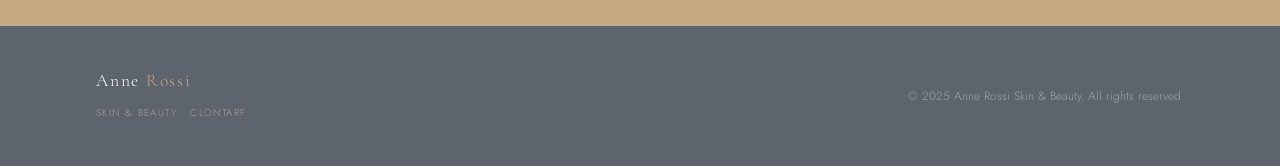
<file: shop.html>
<!DOCTYPE html>
<html lang="en">
<head>
  <meta charset="UTF-8" /><meta name="viewport" content="width=device-width,initial-scale=1.0" />
  <title>Gift Cards – Anne Rossi Skin & Beauty</title>
  <link rel="preconnect" href="https://fonts.googleapis.com" />
  <link rel="preconnect" href="https://fonts.gstatic.com" crossorigin />
  <link href="https://fonts.googleapis.com/css2?family=Cormorant+Garamond:ital,wght@0,300;0,400;0,500;1,300;1,400&family=Jost:wght@300;400;500&display=swap" rel="stylesheet" />
  <link rel="stylesheet" href="styles.css" />
  <style>
    .shop-layout { display:grid; grid-template-columns:1fr 400px; gap:0; min-height:60vh; }

    /* LEFT — PHOREST EMBED */
    .phorest-panel { padding:5rem 5rem 5rem 6rem; background:var(--white); }
    .phorest-panel h2 { font-family:var(--serif); font-size:2rem; font-weight:300; color:var(--dark); margin-bottom:.5rem; }
    .phorest-panel h2 em { font-style:italic; color:var(--accent); }
    .phorest-panel .sub { font-size:.88rem; color:var(--taupe); line-height:1.85; margin-bottom:2.5rem; max-width:480px; }

    /* Phorest iframe wrapper */
    .phorest-frame-wrap {
      width:100%; border-radius:2px; overflow:hidden;
      border:1px solid var(--sand);
      min-height:680px;
      position:relative;
    }
    .phorest-frame-wrap iframe { width:100%; height:680px; border:none; display:block; }

    /* Fallback — shown if iframe can't load */
    .phorest-fallback {
      display:none;
      flex-direction:column; align-items:center; justify-content:center;
      gap:1.5rem; padding:4rem 2rem; text-align:center;
      background:var(--warm); min-height:400px;
    }
    .phorest-fallback p { font-size:.9rem; color:var(--taupe); max-width:360px; line-height:1.8; }
    .phorest-fallback h3 { font-family:var(--serif); font-size:1.5rem; color:var(--dark); }

    /* Note about max */
    .phorest-note { margin-top:1rem; font-size:.78rem; color:var(--taupe); padding:.8rem 1rem; background:var(--warm); border-left:2px solid var(--accent2); line-height:1.7; }
    .phorest-note strong { color:var(--dark); }

    /* RIGHT — INFO PANEL */
    .info-panel { background:var(--warm); padding:5rem 3rem 5rem 3rem; border-left:1px solid var(--sand); }
    .info-panel h3 { font-family:var(--serif); font-size:1.6rem; font-weight:300; color:var(--dark); margin-bottom:1.5rem; }
    .info-panel h3 em { font-style:italic; color:var(--accent); }

    .gift-card-preview { background:var(--dark); border-radius:4px; padding:2.5rem 2rem; margin-bottom:2rem; position:relative; overflow:hidden; }
    .gift-card-preview::before { content:''; position:absolute; top:-40px; right:-40px; width:160px; height:160px; border:1px solid rgba(196,168,130,.2); border-radius:50%; }
    .gift-card-preview::after  { content:''; position:absolute; top:-20px; right:-20px; width:100px; height:100px; border:1px solid rgba(196,168,130,.15); border-radius:50%; }
    .gc-brand { font-family:var(--serif); font-size:1.1rem; color:var(--white); letter-spacing:.1em; margin-bottom:.3rem; }
    .gc-brand span { color:var(--accent2); }
    .gc-sub { font-size:.65rem; letter-spacing:.2em; text-transform:uppercase; color:var(--taupe); }
    .gc-amount { font-family:var(--serif); font-size:3rem; font-weight:300; color:var(--accent2); margin-top:1.5rem; line-height:1; }
    .gc-amount small { font-size:1rem; }
    .gc-footer { margin-top:1.5rem; padding-top:1rem; border-top:1px solid rgba(255,255,255,.06); display:flex; justify-content:space-between; align-items:center; }
    .gc-footer span { font-size:.65rem; letter-spacing:.15em; text-transform:uppercase; color:var(--taupe); }
    .gc-dots { display:flex; gap:3px; }
    .gc-dots div { width:6px; height:6px; border-radius:50%; background:rgba(196,168,130,.3); }

    .how-it-works { margin-bottom:2rem; }
    .how-it-works h4 { font-size:.72rem; letter-spacing:.22em; text-transform:uppercase; color:var(--accent); margin-bottom:1.2rem; }
    .step { display:flex; gap:1rem; align-items:flex-start; margin-bottom:1.2rem; }
    .step-num { width:28px; height:28px; flex-shrink:0; border:1px solid var(--sand); border-radius:50%; display:flex; align-items:center; justify-content:center; font-size:.72rem; color:var(--accent); font-family:var(--serif); }
    .step-text { font-size:.85rem; color:var(--taupe); line-height:1.7; }
    .step-text strong { color:var(--dark); font-weight:400; }

    .faq { margin-top:2rem; }
    .faq h4 { font-size:.72rem; letter-spacing:.22em; text-transform:uppercase; color:var(--accent); margin-bottom:1.2rem; }
    .faq-item { border-bottom:1px solid var(--sand); padding:.9rem 0; cursor:pointer; }
    .faq-q { font-size:.85rem; color:var(--dark); display:flex; justify-content:space-between; align-items:center; gap:.5rem; }
    .faq-q svg { flex-shrink:0; transition:transform .25s; color:var(--taupe); }
    .faq-a { font-size:.83rem; color:var(--taupe); line-height:1.75; max-height:0; overflow:hidden; transition:max-height .3s ease, padding .3s; }
    .faq-item.open .faq-a { max-height:200px; padding-top:.7rem; }
    .faq-item.open .faq-q svg { transform:rotate(45deg); }

    @media(max-width:960px){
      .shop-layout { grid-template-columns:1fr; }
      .phorest-panel { padding:3rem 1.5rem; }
      .info-panel { padding:3rem 1.5rem; border-left:none; border-top:1px solid var(--sand); }
    }
  </style>
</head>
<body>

<div class="page-hero">
  <span class="section-label">Give the gift of beauty</span>
  <h1>Gift <em>Cards</em></h1>
  <p class="hero-sub">Treat someone special — or yourself — to a luxury beauty experience at Anne Rossi Skin & Beauty. Choose any amount and we'll take care of the rest.</p>
</div>

<div class="shop-layout">

  <!-- PHOREST EMBED PANEL -->
  <div class="phorest-panel">
    <h2>Purchase a <em>Gift Card</em></h2>
    <p class="sub">Choose your amount, add the recipient's details and complete your purchase securely through our Phorest booking system. Gift cards can be used for any treatment or service at the clinic.</p>

    <!-- ⚠️  REPLACE the src below with the real Phorest gift card URL for Anne Rossi.
         Find it in: Phorest Manager → Settings → Online → Gift Card Sales → Copy URL
         Then embed as: https://go.phorest.com/book/salons/annerossi/gift-cards  (example) -->
    <div class="phorest-frame-wrap" id="phorestWrap">
      <iframe
        id="phorestFrame"
        src="https://go.phorest.com/book/salons/annerossi/giftcards"
        title="Anne Rossi Gift Cards"
        allow="payment"
        loading="lazy"
      ></iframe>
      <!-- Fallback shown if iframe blocked -->
      <div class="phorest-fallback" id="phorestFallback">
        <svg width="48" height="48" viewBox="0 0 48 48" fill="none"><rect x="4" y="12" width="40" height="28" rx="3" stroke="#c4a882" stroke-width="1.2"/><path d="M4 20h40M16 12V8M32 12V8" stroke="#c4a882" stroke-width="1.2"/></svg>
        <h3>Purchase Gift Card</h3>
        <p>Our online gift card system is powered by Phorest. Click below to open the purchase page in a new tab — it only takes a minute.</p>
        <a href="https://go.phorest.com/book/salons/annerossi/giftcards" target="_blank" class="btn-primary">Buy a Gift Card →</a>
      </div>
    </div>

    <p class="phorest-note"><strong>Please note:</strong> The maximum gift card value per transaction is <strong>€1,000</strong>, as set by our payment processor. For amounts above €1,000, simply purchase two gift cards. Both can be redeemed together at the clinic.</p>
  </div>

  <!-- INFO PANEL -->
  <div class="info-panel">

    <!-- Visual gift card preview -->
    <div class="gift-card-preview">
      <p class="gc-brand">Anne <span>Rossi</span></p>
      <p class="gc-sub">Skin & Beauty · Clontarf</p>
      <p class="gc-amount"><small>€</small>Gift Card</p>
      <div class="gc-footer">
        <span>Valid for all services</span>
        <div class="gc-dots"><div></div><div></div><div></div></div>
      </div>
    </div>

    <!-- How it works -->
    <div class="how-it-works">
      <h4>How it works</h4>
      <div class="step">
        <div class="step-num">1</div>
        <p class="step-text"><strong>Choose your amount</strong> — any value you like, up to €1,000 per transaction.</p>
      </div>
      <div class="step">
        <div class="step-num">2</div>
        <p class="step-text"><strong>Add recipient details</strong> — enter the name and email of the lucky person.</p>
      </div>
      <div class="step">
        <div class="step-num">3</div>
        <p class="step-text"><strong>Pay securely</strong> — card payment via Phorest's encrypted checkout.</p>
      </div>
      <div class="step">
        <div class="step-num">4</div>
        <p class="step-text"><strong>Gift card delivered by email</strong> — instantly, ready to redeem at the clinic.</p>
      </div>
    </div>

    <!-- FAQs -->
    <div class="faq">
      <h4>FAQs</h4>
      <div class="faq-item">
        <div class="faq-q">Can I use the gift card for any treatment?
          <svg width="16" height="16" viewBox="0 0 24 24" fill="none" stroke="currentColor" stroke-width="1.5"><line x1="12" y1="5" x2="12" y2="19"/><line x1="5" y1="12" x2="19" y2="12"/></svg>
        </div>
        <div class="faq-a">Yes — gift cards are valid for any treatment or service available at Anne Rossi Skin & Beauty, including all beauty and aesthetic medicine treatments.</div>
      </div>
      <div class="faq-item">
        <div class="faq-q">Do gift cards expire?
          <svg width="16" height="16" viewBox="0 0 24 24" fill="none" stroke="currentColor" stroke-width="1.5"><line x1="12" y1="5" x2="12" y2="19"/><line x1="5" y1="12" x2="19" y2="12"/></svg>
        </div>
        <div class="faq-a">Gift cards are valid for 12 months from the date of purchase. We recommend booking an appointment soon after receiving one to avoid disappointment.</div>
      </div>
      <div class="faq-item">
        <div class="faq-q">Can I buy more than €1,000?
          <svg width="16" height="16" viewBox="0 0 24 24" fill="none" stroke="currentColor" stroke-width="1.5"><line x1="12" y1="5" x2="12" y2="19"/><line x1="5" y1="12" x2="19" y2="12"/></svg>
        </div>
        <div class="faq-a">The maximum per transaction is €1,000 (set by our payment processor). For a higher value, simply purchase two separate gift cards — both can be redeemed at the same appointment.</div>
      </div>
      <div class="faq-item">
        <div class="faq-q">How is the gift card delivered?
          <svg width="16" height="16" viewBox="0 0 24 24" fill="none" stroke="currentColor" stroke-width="1.5"><line x1="12" y1="5" x2="12" y2="19"/><line x1="5" y1="12" x2="19" y2="12"/></svg>
        </div>
        <div class="faq-a">Instantly by email. The recipient receives a digital gift card with a unique code they can present when booking or attending their appointment.</div>
      </div>
      <div class="faq-item">
        <div class="faq-q">Can I get a refund on a gift card?
          <svg width="16" height="16" viewBox="0 0 24 24" fill="none" stroke="currentColor" stroke-width="1.5"><line x1="12" y1="5" x2="12" y2="19"/><line x1="5" y1="12" x2="19" y2="12"/></svg>
        </div>
        <div class="faq-a">Gift cards are non-refundable but fully transferable — you can pass them on to someone else if needed. Please contact us if you have any concerns.</div>
      </div>
    </div>

  </div>
</div>

<script src="shared.js"></script>
<script>
  // FAQ accordion
  document.querySelectorAll('.faq-item').forEach(item => {
    item.querySelector('.faq-q').addEventListener('click', () => {
      const wasOpen = item.classList.contains('open');
      document.querySelectorAll('.faq-item').forEach(i => i.classList.remove('open'));
      if(!wasOpen) item.classList.add('open');
    });
  });

  // If iframe fails to load, show fallback button
  const frame = document.getElementById('phorestFrame');
  const fallback = document.getElementById('phorestFallback');
  frame.addEventListener('error', () => {
    frame.style.display = 'none';
    fallback.style.display = 'flex';
  });
  // Timeout fallback — if nothing loads in 6s, show button option
  setTimeout(() => {
    try {
      const h = frame.contentWindow.document.body;
      if(!h) throw new Error();
    } catch(e) {
      // Cross-origin — iframe likely working, do nothing
    }
  }, 6000);
</script>
</body>
</html>
</file>
<file: styles.css>
/* ── RESET & BASE ────────────────────────────────────── */
*, *::before, *::after { box-sizing: border-box; margin: 0; padding: 0; }
:root {
  --cream:#FCFAF7; --warm:#FCFAF7; --sand:#e8e2dc; --taupe:#AA9F95;
  --dark:#5D646E; --accent:#c4a882; --accent2:#c4a882; --white:#ffffff;
  --serif:'Cormorant Garamond',Georgia,serif; --sans:'Jost',sans-serif;
}
html { scroll-behavior: smooth; }
body { background:var(--cream); color:var(--dark); font-family:var(--sans); font-weight:300; line-height:1.7; overflow-x:hidden; }

/* NAV */
nav { position:fixed; top:0; left:0; right:0; z-index:100; display:flex; align-items:center; justify-content:space-between; padding:1.3rem 4rem; background:rgba(252,250,247,.96); backdrop-filter:blur(12px); border-bottom:1px solid var(--sand); }
.nav-logo { font-family:var(--serif); font-size:1.4rem; font-weight:400; letter-spacing:.12em; color:var(--dark); text-decoration:none; }
.nav-logo span { color:var(--accent); }
.nav-links { display:flex; gap:1.8rem; list-style:none; align-items:center; }
.nav-links a { font-size:.75rem; letter-spacing:.16em; text-transform:uppercase; color:var(--dark); text-decoration:none; transition:color .2s; }
.nav-links a:hover,.nav-links a.active { color:var(--accent); }
.nav-book { background:var(--dark)!important; color:var(--white)!important; padding:.48rem 1.2rem; border-radius:2px; }
.nav-book:hover { background:var(--accent)!important; color:var(--white)!important; }
.hamburger { display:none; flex-direction:column; gap:5px; cursor:pointer; background:none; border:none; padding:4px; }
.hamburger span { display:block; width:24px; height:1.5px; background:var(--dark); }

/* PAGE HERO */
.page-hero { padding:9rem 6rem 5rem; background:var(--dark); border-bottom:1px solid rgba(255,255,255,.08); }
.page-hero h1 { font-family:var(--serif); font-size:clamp(2.5rem,5vw,4.5rem); font-weight:300; line-height:1.08; color:var(--white); margin-top:.6rem; }
.page-hero h1 em { font-style:italic; color:var(--accent); }
.page-hero .hero-sub { margin-top:1.2rem; font-size:.92rem; color:rgba(255,255,255,.6); max-width:520px; line-height:1.9; }
.page-hero .section-label { color:var(--accent); }

/* HELPERS */
.section-label { font-size:.7rem; letter-spacing:.3em; text-transform:uppercase; color:var(--accent); display:block; }
.section-title { font-family:var(--serif); font-size:clamp(1.8rem,3vw,2.8rem); font-weight:300; line-height:1.15; color:var(--dark); }
.section-title em { font-style:italic; color:var(--accent); }
.divider { width:48px; height:1px; background:var(--accent); margin:1.4rem 0; }
.btn-primary { display:inline-block; background:var(--dark); color:var(--white); padding:.85rem 2.2rem; font-family:var(--sans); font-size:.75rem; letter-spacing:.2em; text-transform:uppercase; text-decoration:none; border-radius:2px; transition:background .25s; border:none; cursor:pointer; font-weight:400; }
.btn-primary:hover { background:var(--accent); color:var(--white); }
.btn-ghost { display:inline-block; color:var(--dark); padding:.85rem 2.2rem; font-family:var(--sans); font-size:.75rem; letter-spacing:.2em; text-transform:uppercase; text-decoration:none; border:1px solid var(--sand); border-radius:2px; transition:border-color .25s,color .25s; background:none; cursor:pointer; }
.btn-ghost:hover { border-color:var(--accent); color:var(--accent); }

/* SOCIAL BAR */
.social-bar { background:var(--accent); padding:2.5rem 6rem; display:flex; align-items:center; justify-content:space-between; flex-wrap:wrap; gap:1.5rem; }
.social-bar p { font-family:var(--serif); font-size:1.4rem; font-style:italic; color:var(--white); }
.social-links { display:flex; gap:1rem; }
.social-link { display:flex; align-items:center; justify-content:center; width:42px; height:42px; border:1px solid rgba(255,255,255,.4); border-radius:50%; color:var(--white); text-decoration:none; transition:background .2s; }
.social-link:hover { background:rgba(255,255,255,.2); }
.social-link svg { width:16px; height:16px; }

/* FOOTER */
footer { background:var(--dark); padding:2.5rem 6rem; display:flex; align-items:center; justify-content:space-between; flex-wrap:wrap; gap:1rem; }
.footer-logo { font-family:var(--serif); font-size:1.1rem; color:var(--white); letter-spacing:.1em; }
.footer-logo span { color:var(--accent); }
footer p { font-size:.75rem; color:rgba(255,255,255,.4); }
.footer-nav a { font-size:.72rem; color:rgba(255,255,255,.5); text-decoration:none; margin-left:1.5rem; transition:color .2s; }
.footer-nav a:hover { color:var(--accent); }

/* IMG PLACEHOLDER */
.img-ph { background:linear-gradient(135deg,#e8e2dc,#d4cdc6); display:flex; flex-direction:column; align-items:center; justify-content:center; gap:.5rem; }
.img-ph span { font-size:.65rem; letter-spacing:.18em; text-transform:uppercase; color:var(--taupe); }
.img-ph svg { opacity:.3; }

/* ANIMATIONS */
@keyframes fadeUp { from{opacity:0;transform:translateY(22px)} to{opacity:1;transform:translateY(0)} }
.fu  { animation:fadeUp .6s ease both; }
.fu2 { animation:fadeUp .6s .15s ease both; }
.fu3 { animation:fadeUp .6s .28s ease both; }

/* RESPONSIVE */
@media(max-width:960px){
  nav { padding:1.1rem 1.5rem; }
  .nav-links { display:none; flex-direction:column; position:fixed; top:62px; left:0; right:0; background:var(--cream); padding:1.5rem; border-bottom:1px solid var(--sand); gap:1.2rem; box-shadow:0 8px 24px rgba(0,0,0,.06); }
  .nav-links.open { display:flex; }
  .hamburger { display:flex; }
  .page-hero { padding:7rem 1.5rem 4rem; }
  .social-bar,.footer { padding:2rem 1.5rem; }
  .footer { flex-direction:column; text-align:center; }
  .footer-nav { display:flex; flex-wrap:wrap; justify-content:center; gap:.5rem; }
  .footer-nav a { margin-left:0; }
}
</file>
